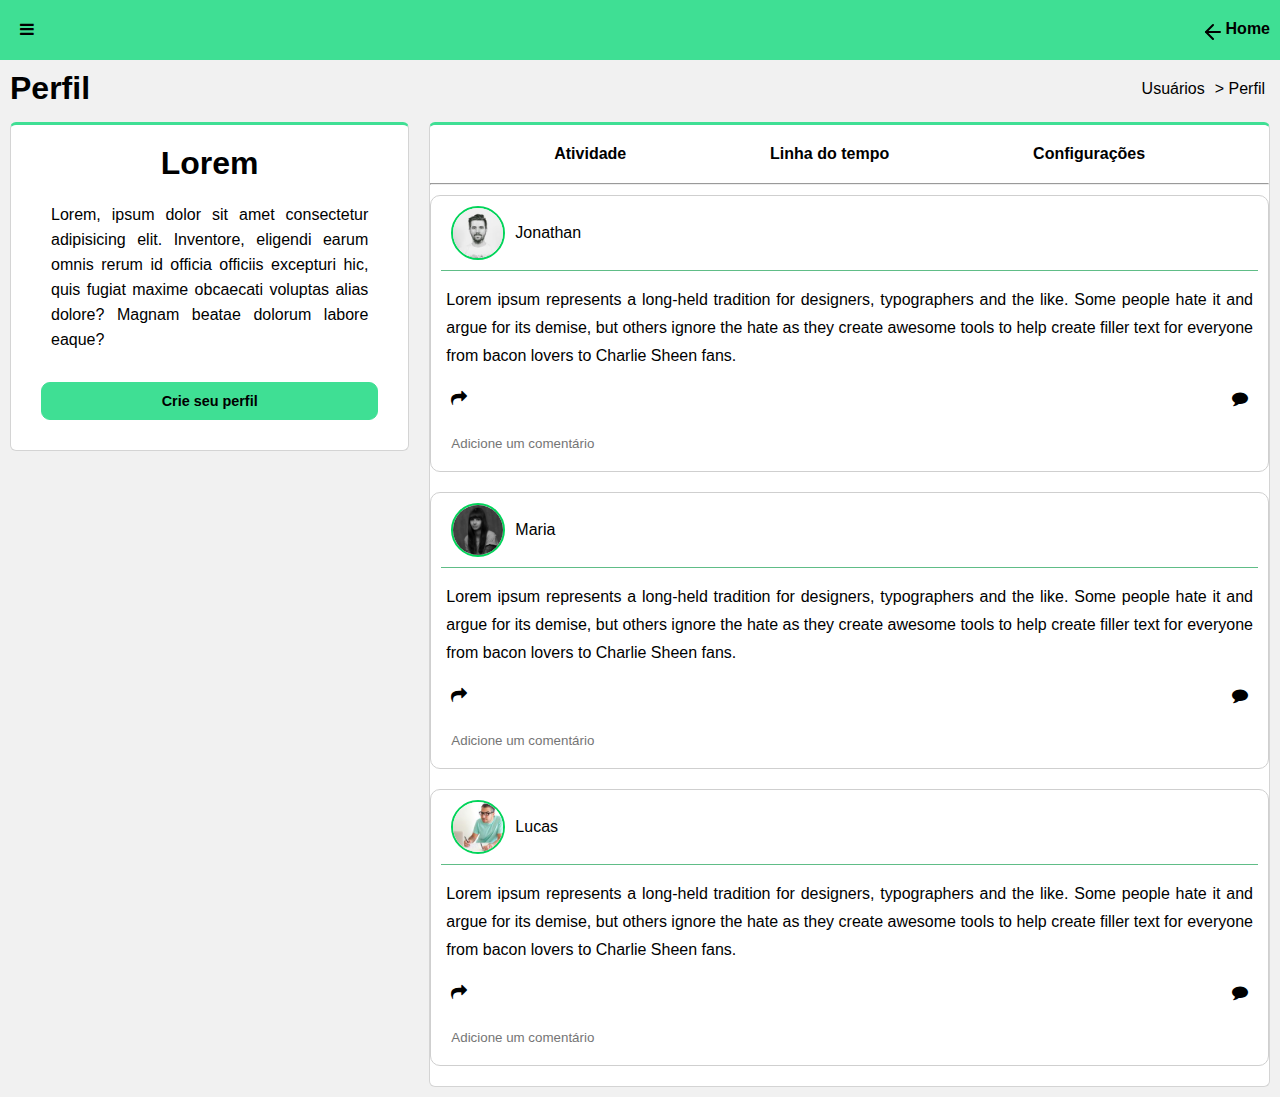
<file: profile.html>
<!DOCTYPE html>
<html lang="en">
    <head>
        <meta charset="UTF-8">
        <meta name="viewport" content="width=device-width, initial-scale=1.0">
        <title>Perfil</title>
        <link rel="stylesheet" href="styles/home.css">
        <link rel="stylesheet" href="styles/profile.css">
        <link rel="stylesheet" href="styles/responsive-profile.css">
        <link href="https://stackpath.bootstrapcdn.com/font-awesome/4.7.0/css/font-awesome.min.css" rel="stylesheet" integrity="sha384-wvfXpqpZZVQGK6TAh5PVlGOfQNHSoD2xbE+QkPxCAFlNEevoEH3Sl0sibVcOQVnN" crossorigin="anonymous">
        <link href="https://fonts.googleapis.com/css2?family=Fondamento&display=swap" rel="stylesheet">
    </head>
    <body>
        <div id="editedProfile"></div>
        <div class="backdrop"></div>
        <header class="header">
            <div class="menu-content">
                <div class="icon-menu">
                    <i class="fa fa-bars"></i>
                </div>
                <div class="menu">
                    <div class="content-menu">
                    <p>MENU</p>
                    <div class="icon-users">
                        <i class="fa fa-users"></i>
                        <a href="index.html">Usuários</a>
                    </div>
                    </div>
                </div>
            </div>

            <div class="home">
                <a href="index.html">
                    <span></span>Home</a>
            </div>
        </header>
        <div class="title">
            <h1>Perfil</h1>
            <div id="breadcrumb">
                <p>Usuários</p>
                <p>> Perfil</p>
            </div>
        </div>
        <div class="content">
            <div class="profile">
                <div class="contentProfile">
                    <ul class="listProfile">
                        <li id="nameSettings">
                            <div id="description">
                                <h1>Lorem</h1>
                                <p>Lorem, ipsum dolor sit amet consectetur adipisicing elit. Inventore, eligendi earum omnis rerum id officia officiis excepturi hic, quis fugiat maxime obcaecati voluptas alias dolore? Magnam beatae dolorum labore eaque?</p>
                            </div>
                            <p>
                                <a href="#" id="btn-register">Crie seu perfil</a>
                            </p>
                        </li>

                    </ul>
                </div>

            </div>
            <div class="content-timeline">
                <ul class="timeline">
                    <li id="activity">Atividade</li>
                    <li id="timeline">Linha do tempo</li>
                    <li id="settings">Configurações</li>
                </ul>
                <hr>
                <div class="pub-timeline">
                    <div class="pub activity-pub"></div>
                    <div class="pub timeline-pub">
                        <p class="registerNews">Cadastre-se para ver novas notificações</p>
                    </div>
                    <div class="pub settings-pub success">
                        <form action="index.html" method="GET" id="form-user-settings">
                            <div class="formSuccessAboutMe">
                                <h1>Novo perfil</h1>
                                <div class="form-group">
                                    <label for="name">Nome</label>
                                    <input type="text" name="name" id="name" placeholder="Nome" required="required">
                                </div>
                                <div class="form-group">
                                    <label for="email">Email</label>
                                    <input type="email" name="email" id="email" placeholder="Email" required="required">
                                </div>
                                <div class="form-group">
                                    <label for="experience">Experiência</label>
                                    <input type="text" name="experience" id="experience" placeholder="Experiência" required="required">
                                </div>
                                <div class="form-group">
                                    <img src="/img/boxed-bg.jpg" alt="" class="photo" style="width:200px; height: 200px; margin-bottom:10px;">
                                    <input type="file" name="photo" id="photo">
                                </div>
                                <div class="form-group">
                                    <label for="password">Crie uma senha</label>
                                    <input type="password" name="password" id="password" required="required">
                                </div>
                                <input type="checkbox" name="agree" id="agree" required="required"><label for="agree">Eu concordo com os <b>termos e condições</b></label>
                                <div class="form-group">
                                    <button type="submit" id="btn-updateAboutMe">Enviar</button>
                                </div>
                            </div>
                        </form>
                    </div>
                    <div class="pub settings-pub update">
                        <p class="registerNews">Cadastre-se para ver as configurações</p>
                    </div>
                </div>
            </div>
        </div>
        <script src="classes/Utils.js"></script>
        <script src="models/Profile.js"></script>
        <script src="controllers/ProfileController.js"></script>
        <script src="profile.js"></script>
    </body>
</html>
</file>
<file: styles/home.css>
* {
    margin: 0;
    padding: 0;
}
h1, p, a {
    font-family: 'Gill Sans', 'Gill Sans MT', Calibri, 'Trebuchet MS', sans-serif;
    text-decoration: none;
    color: black;
    outline: none;
}
body {
    background-color: rgb(241, 241, 241);
}
.content {
    display: flex;
}
.menu {
    width: 250px;
    background-color: rgb(65, 78, 78);
}
.content.users {
    flex: 1;
}
.header {
    height: 60px;
    width: 100%;
}
.header-users {
    height: 60px;
    background-color: rgb(63, 223, 148);
    display: flex;
    justify-content: space-between;
    align-items: center;
}
.icon-menu, .icon-user{
    cursor: pointer;
}
.icon-menu {
    margin-left: 10px;
}
.icon-user {
    margin-right: 10px;
    display: flex;
    align-items: center;
}
.icon-user i {
    margin-right: 5px;
}
.icon-user-menu {
    display: flex;
    align-items: center;
    margin-bottom: 5px;
}
.icon-user-menu a {
    padding: 10px;
    margin-left: 2px;
}
.text-user {
    display: flex;
    flex-direction: column;
}
.text-user a {
    padding: 4px;
}
.title-menu {
    background-color: rgb(40, 48, 48);
    font-size: 0.5rem;
    text-transform: uppercase;
    text-align: center;
}
.title-menu h1 {
    padding: 10px;
}
.text-menu p {
    padding-top: 10px;
    padding-bottom: 10px;
}
.text-menu span {
    margin: 10px;
}
.text-menu-users, .icon-user-menu, .icon-users {
    border-left: 5px solid rgb(39, 189, 89);
    cursor: pointer;
}
.text-menu-users:hover,  .icon-user-menu:hover, .icon-users:hover{
    border-left: 5px solid rgb(137, 224, 166);
}
section {
    width: 95%;
    margin: 10px auto;
}
.content-header {
    display: flex;
    justify-content: space-between;
}
.title-content-header h1 small {
    margin-left: 15px;
    color: rgb(89, 92, 95);
    font-family: Verdana, Geneva, Tahoma, sans-serif;
    font-size: 0.8rem;
}
.breadcrumb {
    margin-top: 5px;
    display: flex;
    list-style: none;
    align-items: center;
    font-size: 0.8rem;
}
.breadcrumb li {
    padding: 5px;
}
.breadcrumb li.active {
    color: rgb(89, 92, 95);
}
.content-container {
    display: flex;
    margin-top: 20px;
}
.table {
    flex: 2;
    background-color: rgb(255,255,255);
    margin-bottom: 20px;
    border-bottom: 2px solid rgb(209, 209, 209);
    font-family: 'Open Sans Condensed', sans-serif;
}
.table caption {
    font-size: 1.3rem;
    text-align: left;
    background-color: white;
    padding: 10px;
    border-radius: 5px 5px 0 0;
    font-family: Verdana, Geneva, Tahoma, sans-serif;
    border-top: 2px solid rgb(209, 209, 209);
}
.aside-right {
    flex: 1;
    margin-left: 20px;
}
.info {
    list-style: none;
    display: flex;
    justify-content: space-between;
}
.info li {
    width: 50%;
    height: 90px;
    border: none;
    cursor: default;
    border-radius: 6px;
}
#new-users {
    background-color: rgb(50, 50, 177);
    margin-right: 5px;
}
#new-users:hover {
    background-color: rgb(72, 72, 197);
}
#n-admins {
    background-color: rgb(230, 113, 18);
}
#n-admins:hover {
    background-color: rgb(241, 129, 36);
}
#new-users, #n-admins {
    display: flex;
    flex-direction: column;
    justify-content: center;
    align-items: center;
    font-size: 0.875rem;
    font-weight: 600;
}
#n-new-users, #n-new-admins{
    font-family: 'Segoe UI', Tahoma, Geneva, Verdana, sans-serif;
    font-weight: 700;
    font-size: 2.5rem;
    color: white;
}
.register {
    background-color: rgb(255,255,255);
    margin-top: 20px;
    border-top: 3px solid rgb(72, 72, 197);
    border-radius: 3px 3px 0 0;
}
.register label {
    font-size: 0.9rem;
    color: rgb(49, 56, 61);
    font-family: Verdana, Geneva, Tahoma, sans-serif;
    margin-bottom: 5px;
}
.form-group, .checkbox {
    display: flex;
    flex-direction: column;
    margin: 30px 15px 30px 15px;
}
.form-group input, .form-group select, .form-group radio, #btn-submit{
    padding: 10px;
    outline: none;
    border: 1px solid rgb(174, 182, 190);
    border-radius: 4px;
}
#inputPhoto {
    border: none;
}
#btn-submit {
    padding: 10px;
    background-color: rgb(50, 50, 177);
    border: 1px solid rgb(13, 24, 36);
    width: 100px;
}
#btn-submit:hover {
    background-color: rgb(92, 92, 204);
    cursor: pointer;
}
.register h1 {
    font-family: 'Open Sans Condensed', sans-serif;
    padding: 10px;
    color: royalblue;
    font-weight: 800;
}
/*====table users=====*/
.img-circle {
    width: 50px;
    height: 50px;
    border-radius: 100%;
}
#table-users {
    text-align: center;
    font-family: Verdana, Geneva, Tahoma, sans-serif;
}
.line {
    border: 2px solid rgb(194, 194, 194);
    border-radius: 8px;
    background-color: rgb(236, 245, 242);
    margin: 15px;
}
#table-users tr li {
    padding: 10px;
    display: block;
}
.btn {
    border: none;
    outline: none;
    border-radius: 2px;
    color: white;
    cursor: pointer;
    width: 35px;
    height: 35px;
    margin: 5px;
}

.btn-primary {
    background-color: rgb(92, 92, 204);
    border: 1px solid rgb(92, 92, 204);
}
.btn-primary:hover, .btn-danger:hover {
    border: 1px solid rgb(59, 59, 59);
}
.btn-danger {
    border: 1px solid red;
    background-color: red;
}
/*====================*/
.has-error input {
    border: 1px solid red;
}
.has-error label {
    color: red;
}
.btn-default {
    background-color: lightslategray;
    padding: 10px;
    border: 1px solid rgb(13, 24, 36);
    border-radius: 5px;
    width: 100px;
    margin-top: 10px;
}
.photo {
    max-height: 128px;
    max-width: 128px;
    border-radius: 100%;
}
</file>
<file: styles/profile.css>
* {
    margin: 0;
    padding: 0;
}
p, a {
    font-family: 'Gill Sans', 'Gill Sans MT', Calibri, 'Trebuchet MS', sans-serif;
    text-decoration: none;
    color: black;
}
body, .profile{
    background-color: rgb(241, 241, 241);
}
.menu {
    position: fixed;
    left: -80vh;
    top: 0;
    height: 100vh;
    z-index: 2;
    transition: 200ms left linear;
}
.icon-users {
    display: flex;
    padding: 10px;
}
.content-menu p {
    margin: 10px;
    font-weight: 800;
    text-align: center;
}
.icon-users a {
    margin-left: 5px;
}
.open {
    left: 0;
}
.backdrop.open {
    background-color: rgba(0,0,0,.8);
    position: fixed;
    width: 100%;
    height: 100vh;
    z-index: 1;
    top: 0;
    left: 0;
    transition: 400ms;
}
header {
    height: 60px;
    width: 100%;
    height: 60px;
    background-color: rgb(63, 223, 148);
    display: flex;
    align-items: center;
    justify-content: space-between;
}
header i {
    margin-left: 10px;
    cursor: pointer;
}
header a {
    display: flex;
    font-weight: 700;
    margin-right: 10px;
}
header a span {
    width: 20px;
    height: 20px;
    margin-right: 5px;
    background-image: url('/img/arrow-left.svg');
}
.content {
    display: flex;
}
.title {
    margin: 10px 10px 5px 10px; 
    display: flex;
    justify-content: space-between;
    font-family: Verdana, Geneva, Tahoma, sans-serif;
}
#breadcrumb {
    display: flex;
    align-items: center;
}
#breadcrumb p {
    padding: 5px;
}
.profile {
    flex: 1;
}
.content-timeline {
    flex: 2;
}
#description, #description p {
    margin: 20px;
}
#description p {
    text-align: justify;
    line-height: 25px;
}
.about, .content-timeline {
    border-top: 5px solid rgb(128, 180, 240);
}
.contentProfile, .about, .content-timeline  {
    background-color: white;
    margin: 10px;
    border-radius: 6px;
    border: 1px solid rgb(212, 212, 212);
    border-top: 3px solid rgb(63, 223, 148);
}
.contentProfile .listProfile {
    display: flex;
    flex-direction: column;
    justify-content: center;
    align-items: center;
    list-style: none;
}
.contentProfile .listProfile .profileImg {
    width: 80px;
    height: 80px;
    border-radius: 100%;
    margin: 20px;
}
.contentProfile .listProfile #nameSettings {
    text-align: center;
}
.contentProfile .listProfile li a {
    padding: 10px;
}
.contentProfile .listInfo {
    list-style: none;
    width: 90%;
    text-align: center;
    margin-bottom: 10px;
}
.contentProfile .listInfo li {
    padding: 20px;
}
.listInfo div {
    display: flex;
    justify-content: space-between;
}
.listInfo li {
    font-family: 'Abel', sans-serif;
    font-size: 0.9rem;
}
.about h1 {
    font-family: 'Fondamento', cursive;
}
.about {
    margin-top: 30px;
}
.about h1 {
    margin: 20px 10px 10px 10px;
    color: rgb(42, 156, 90);
    border-bottom: 1px solid lightslategrey;
}
.aboutMe {
    display: flex;
    flex-direction: column;
    list-style: none;
    width: 100%;
}
.aboutMe li {
    padding: 10px;
    margin-bottom: 15px;
}
.aboutMe li h4 {
    font-family: 'Gill Sans', 'Gill Sans MT', Calibri, 'Trebuchet MS', sans-serif;
    margin-bottom: 5px;
}
.timeline {
    display: flex;
    list-style: none;
    justify-content: space-evenly;
    align-items: center;
    background-color: white;
    text-align: center;
    border-radius: 6px 6px 0 0;
}
.timeline li {
    padding: 10px;
    cursor: pointer;
    font-family: 'Gill Sans', 'Gill Sans MT', Calibri, 'Trebuchet MS', sans-serif;
    margin: 10px;
    font-weight: 800;
}
.timeline li:hover {
    color: rgb(250, 250, 250);
    background-color: rgb(55, 207, 118);
    border-radius: 7px;
}
/*========================*/
.pub {
    width: 100%;
    display: block;
    margin-top: 10px;
}
.pub h1 {
    font-family: 'Open Sans Condensed', sans-serif;
    font-size: 1.2rem;
    color: royalblue;
    font-weight: 600;
    margin: 20px;
}
/*===activity====*/
.activity-pub {
    display: block;
}
#activity-users {
    border: 1px solid rgb(207, 207, 207);
    margin-bottom: 20px;
    border-radius: 10px;    
}
.activity-pub input {
    width: 85%;
    padding: 10px;
    margin: 0 10px 10px 10px;
    outline: none;
    border: none;
}
#profile-head {
    display: flex;
    align-items: center;
    margin: 0 10px 10px 10px;
    border-bottom: 0.5px solid rgb(96, 189, 135);
}
.img-circle {
    width: 50px;
    height: 50px;
    border-radius: 100%;
    border: 2px solid rgb(1, 212, 89);
    margin: 10px;
}
#profile-head img, #profile-head p, #icons-activity i {
    cursor: pointer;
}
#text-activity-card p {
    text-align: justify;
    margin: 15px;
    line-height: 28px;
    font-family: 'Segoe UI', Tahoma, Geneva, Verdana, sans-serif;
}
#icons-activity {
    margin: 20px;
    display: flex;
    justify-content: space-between;
}
#icons-activity i {
    padding: 5;
}
#align-comment {
    display: flex;
    flex-direction: column;
    margin: 20px;
    border-bottom: 1px solid rgb(236, 236, 236);
}
#align-comment {
    text-align: justify;
}
.renderComments li {
    list-style: none;
}
#align-p {
    display: flex;
    justify-content: space-between;
    align-items: center;
    margin-bottom: 5px;
}
.icons-comments i {
    cursor: pointer;
}
/*===timeline====*/
.timeline-pub {
    margin-left: 5px;
    display: none;
}
.registerNews {
    text-align: center;
    color: rgb(56, 56, 212);
    font-weight: 600;
    margin-bottom: 30px;
}
.email, .request, .comment {
    margin: 20px;
    background-color: rgb(244, 244, 235);
    border: 1px solid #c6cdd5;
    border-radius: 10px;
}
#email-text {
    text-align: justify;
    margin: 20px;
}
.email-head {
    display: flex;
    justify-content: space-between;
    padding: 10px;
    border-bottom: 1px solid lightslategrey;
}
#btn-readMore, #btn-deleteEmail {
    padding: 6px;
    border: none;
    outline: none;
    cursor: pointer;
    border-radius: 4px;
}
#btn-readMore:hover, #btn-deleteEmail:hover {
    background-color: rgb(184, 184, 184);
    color: rgb(37, 37, 37);
    border: 1px solid black;
}
.buttons {
    margin: 20px;
}
#btn-readMore {
    background-color: rgb(177, 177, 255);
    border: 1px solid rgb(56, 56, 212);
}
#btn-deleteEmail {
    background-color: rgb(255, 190, 190);
    border: 1px solid rgb(185, 25, 25);
}
.request {
    display: flex;
    align-items: center;
}
.request img {
    width: 60px;
    height: 60px;
    border-radius: 100%;
    margin: 20px;
    border: 2px solid gray;
}
/*===settings====*/
#btn-register {
    background-color: rgb(63, 223, 148);
    border: 1px solid rgb(63, 223, 148);
    font-size: 0.9rem;
    padding: 10px;
    margin: 30px;
    display: block;
    border-radius: 9px;
    font-family: Verdana, Geneva, Tahoma, sans-serif;
    font-weight: 800;
}
#btn-register:active {
    background-color: rgb(71, 245, 164);
}
.settings-pub {
    display: none;
}
.settings-pub form {
    display: flex;
    flex-direction: column;
    justify-content: center;
    width: 90%;
    align-items: center;
}
.settings-pub form input[type=checkbox] {
    margin-left: 20px;
}
.settings-pub .form-group {
    margin: 20px;
}
.settings-pub .form-group input {
    width: 100%;
    padding: 12px;
    border: 1px solid rgb(170, 170, 170);
    outline: none;
    border-radius: 3px;
}
.settings-pub .form-group input:hover, .settings-pub .form-group input:focus {
    border: 1px solid rgb(44, 170, 97);
}
#btn-updateAboutMe, .btn-cancel, .btn-delete {
    padding: 10px;
    outline: none;
    border-radius: 5px;
    cursor: pointer;
}
#btn-updateAboutMe {
    border: 1px solid rgb(36, 121, 85);
    background-color: rgb(63, 223, 148);
    width: 70%;
}
#btn-updateAboutMe:hover {
    background-color: rgb(111, 233, 176);
}
#buttonsUpdate {
    display: flex;
    width: 100%;
    margin-top: 10px;
}
.buttonsUpdate {
    margin-left: 40px;
}
.btn-cancel, .btn-delete {
    flex: 1;
}
.btn-cancel {
    border: 1px solid rgb(189, 189, 189);
    background-color: rgb(141, 141, 141);
    margin-right: 5px;
}
.btn-cancel:hover {
    background-color: rgb(212, 212, 212);
}
.btn-delete {
    border: 1px solid rgb(195, 0, 0);
    background-color: red;
}
.btn-delete:hover {
    background-color: rgb(255, 31, 31);
}
#comment-content {
    margin: 20px;
} 
#comment-head {
    padding: 10px;
    display: flex;
    justify-content: space-between;
    align-items: center;
    border-bottom: 1px solid gray;
}
.comment button {
    margin: 0 20px 20px 20px;
    padding: 10px;
    border: 1px solid rgb(49, 22, 0);
    background-color: rgb(230, 113, 18);
    outline: none;
    cursor: pointer;
    border-radius: 5px;
}
/*====================================*/
#editedProfileConfig {
    display: flex;
    flex-direction: column;
    align-items: center;
    justify-content: center;
    background-color: rgba(0,0,0,.9325);
    position: fixed;
    width: 100%;
    height: 100vh;
    z-index: 1;
    top: 0;
    left: 0;
    transition: 400ms;
}
#editedProfileConfig h1 {
    color: white;
}
.selected {
    color: rgb(1, 212, 89);
    transition: 200ms;
}
</file>
<file: styles/responsive-profile.css>
@media screen and (max-width:800px) {
    .content {
        display: flex;
        flex-direction: column;
    }
    .timeline {
        margin-top: 10px;
    }
}
</file>
